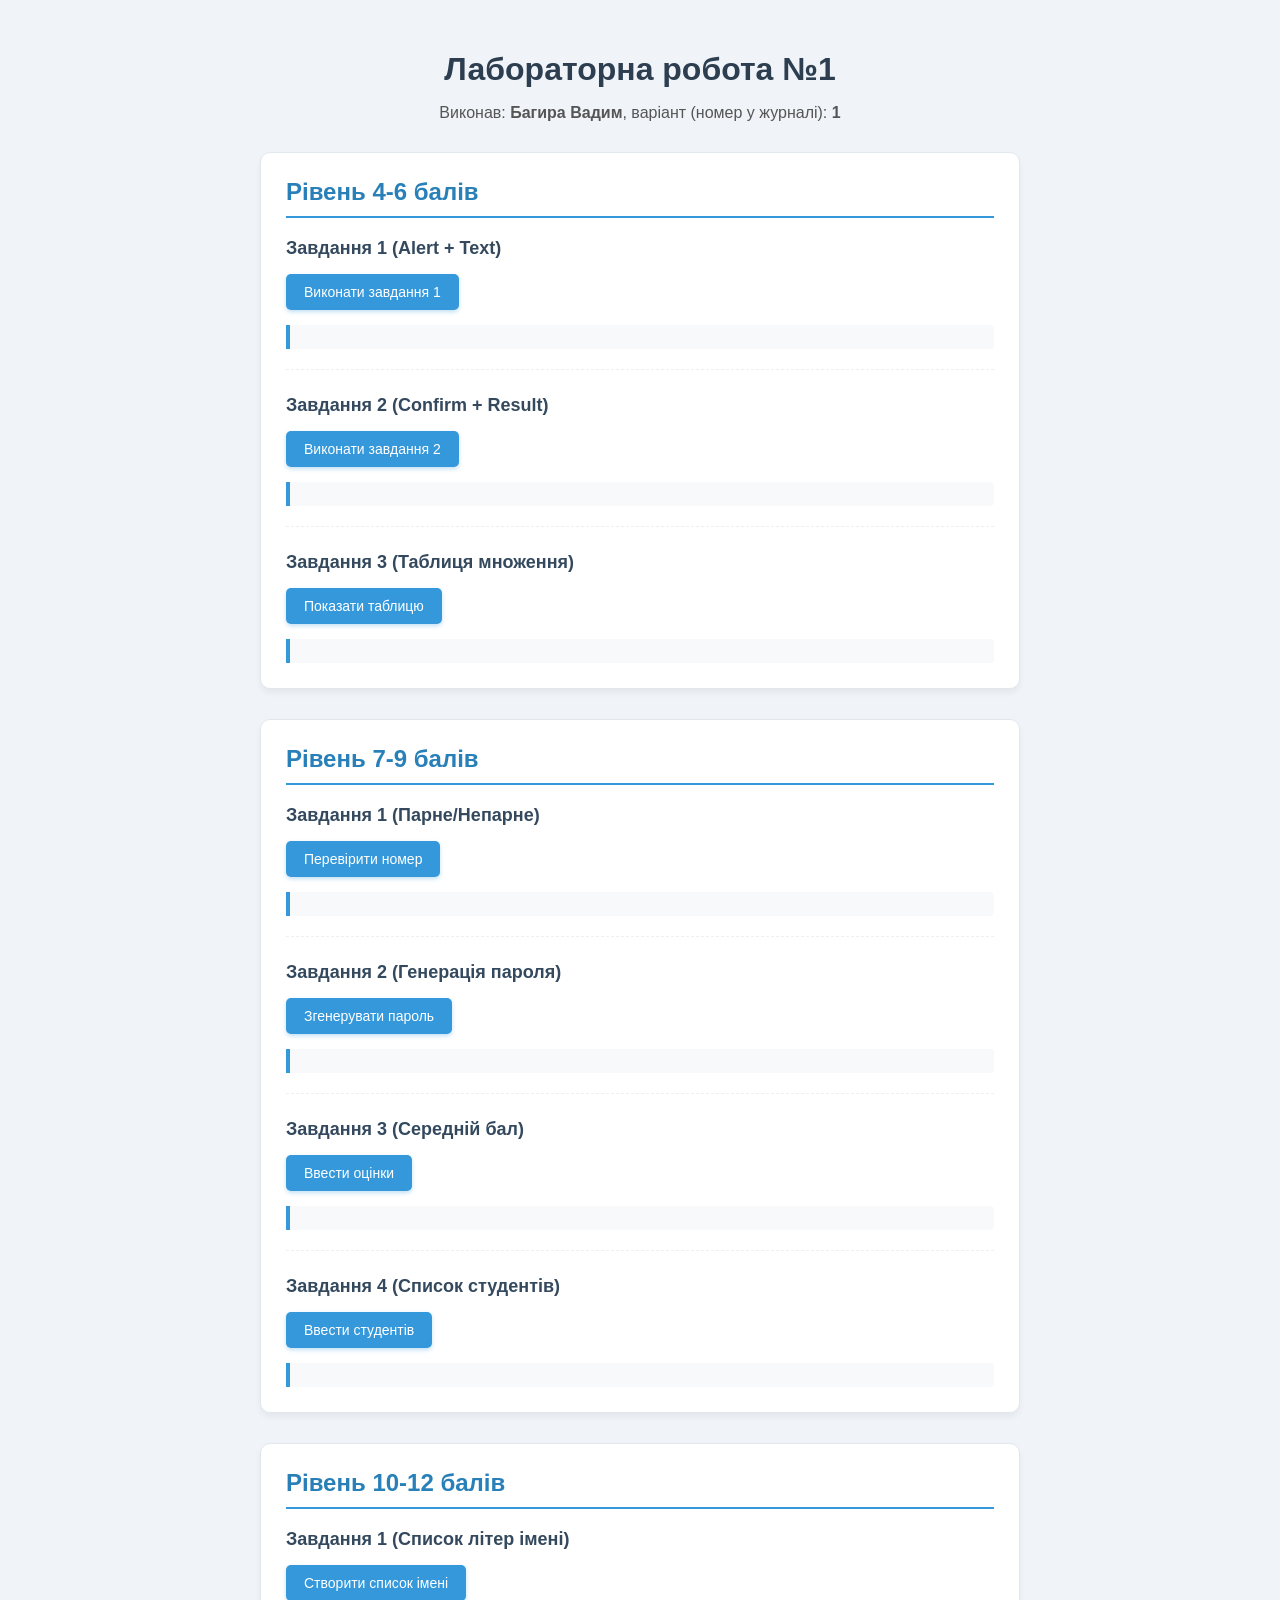
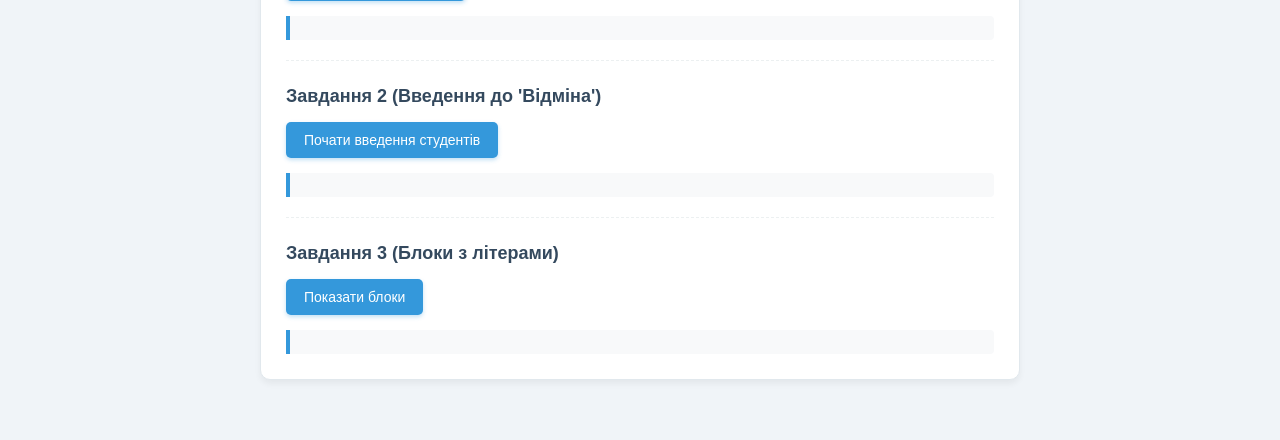
<file: LR1/index.html>
<!DOCTYPE html>
<html lang="uk">
<head>
    <meta charset="UTF-8">
    <meta name="viewport" content="width=device-width, initial-scale=1.0">
    <title>Лабораторна робота №1</title>
    <link rel="stylesheet" href="style.css">
    <script type="module" src="script.js" defer></script>
</head>
<body>
    <h1>Лабораторна робота №1</h1>
    <p>Виконав: <strong>Багира Вадим</strong>, варіант (номер у журналі): <strong>1</strong></p>

    <section>
        <h2>Рівень 4-6 балів</h2>
        <div class="task">
            <h3>Завдання 1 (Alert + Text)</h3>
            <button id="btn46-1">Виконати завдання 1</button>
            <div id="out46-1" class="output"></div>
        </div>
        <div class="task">
            <h3>Завдання 2 (Confirm + Result)</h3>
            <button id="btn46-2">Виконати завдання 2</button>
            <div id="out46-2" class="output"></div>
        </div>
        <div class="task">
            <h3>Завдання 3 (Таблиця множення)</h3>
            <button id="btn46-3">Показати таблицю</button>
            <div id="out46-3" class="output"></div>
        </div>
    </section>

    <section>
        <h2>Рівень 7-9 балів</h2>
        <div class="task">
            <h3>Завдання 1 (Парне/Непарне)</h3>
            <button id="btn79-1">Перевірити номер</button>
            <div id="out79-1" class="output"></div>
        </div>
        <div class="task">
            <h3>Завдання 2 (Генерація пароля)</h3>
            <button id="btn79-2">Згенерувати пароль</button>
            <div id="out79-2" class="output"></div>
        </div>
        <div class="task">
            <h3>Завдання 3 (Середній бал)</h3>
            <button id="btn79-3">Ввести оцінки</button>
            <div id="out79-3" class="output"></div>
        </div>
        <div class="task">
            <h3>Завдання 4 (Список студентів)</h3>
            <button id="btn79-4">Ввести студентів</button>
            <div id="out79-4" class="output"></div>
        </div>
    </section>

    <section>
        <h2>Рівень 10-12 балів</h2>
        <div class="task">
            <h3>Завдання 1 (Список літер імені)</h3>
            <button id="btn1012-1">Створити список імені</button>
            <div id="out1012-1" class="output"></div>
        </div>
        <div class="task">
            <h3>Завдання 2 (Введення до 'Відміна')</h3>
            <button id="btn1012-2">Почати введення студентів</button>
            <div id="out1012-2" class="output"></div>
        </div>
        <div class="task">
            <h3>Завдання 3 (Блоки з літерами)</h3>
            <button id="btn1012-3">Показати блоки</button>
            <div id="out1012-3" class="output"></div>
        </div>
    </section>
</body>
</html>
</file>
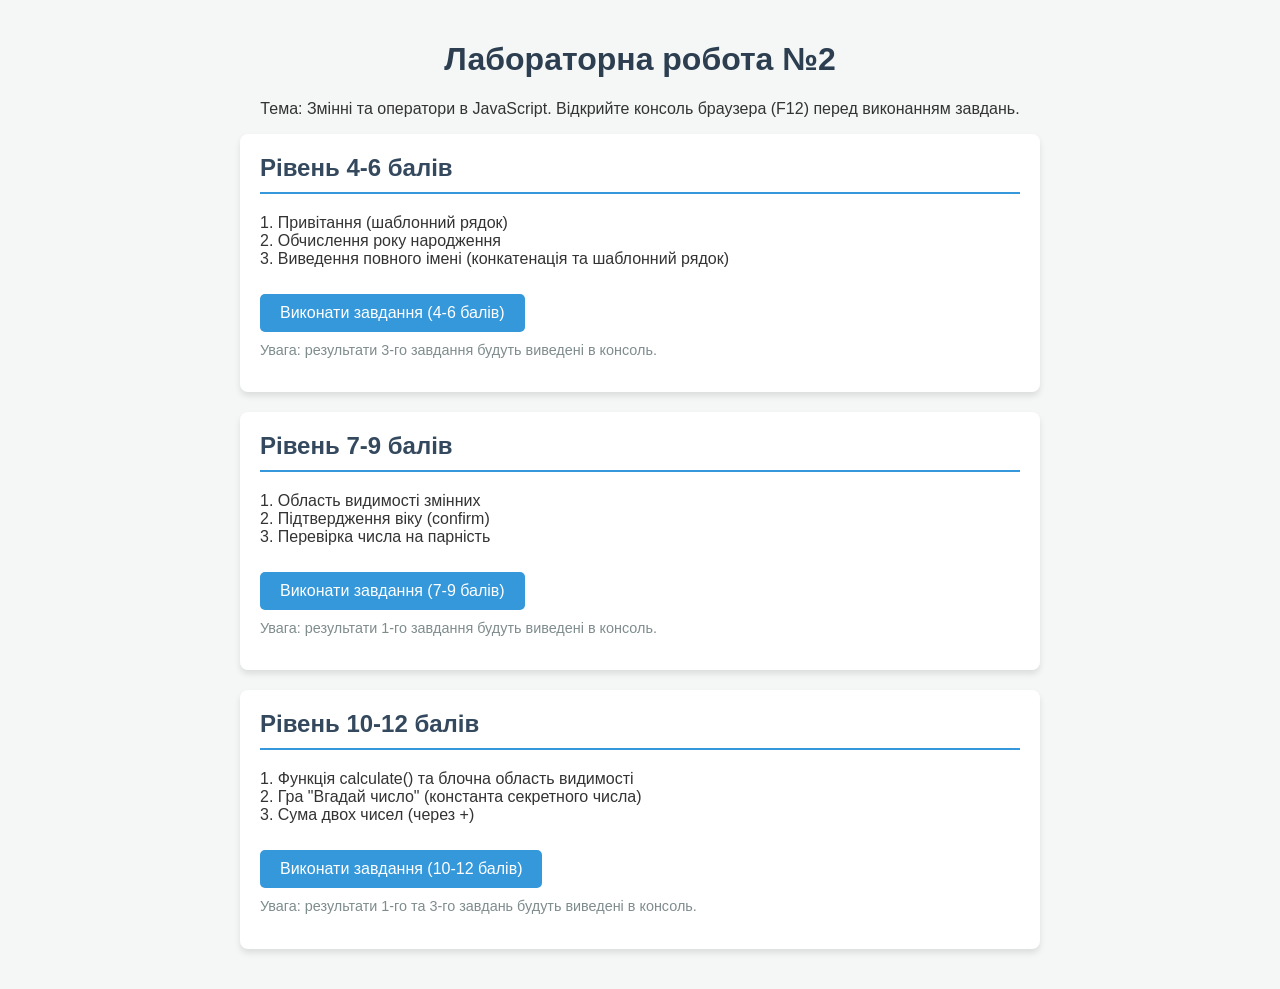
<file: LR2/index.html>
<!DOCTYPE html>
<html lang="uk">
<head>
    <meta charset="UTF-8">
    <meta name="viewport" content="width=device-width, initial-scale=1.0">
    <title>Лабораторна робота №2 - JavaScript</title>
    <style>
        /* style.css (Вбудовано згідно з вимогами) */
        body {
            font-family: 'Segoe UI', Tahoma, Geneva, Verdana, sans-serif;
            background-color: #f4f7f6;
            color: #333;
            max-width: 800px;
            margin: 0 auto;
            padding: 20px;
        }
        h1 {
            text-align: center;
            color: #2c3e50;
        }
        .level-card {
            background-color: #fff;
            border-radius: 8px;
            padding: 20px;
            margin-bottom: 20px;
            box-shadow: 0 4px 6px rgba(0,0,0,0.1);
        }
        .level-card h2 {
            margin-top: 0;
            color: #34495e;
            border-bottom: 2px solid #3498db;
            padding-bottom: 10px;
        }
        button {
            background-color: #3498db;
            color: white;
            border: none;
            padding: 10px 20px;
            font-size: 16px;
            border-radius: 5px;
            cursor: pointer;
            transition: background-color 0.3s;
            margin-top: 10px;
        }
        button:hover {
            background-color: #2980b9;
        }
        .note {
            font-size: 0.9em;
            color: #7f8c8d;
            margin-top: 10px;
        }
    </style>
</head>
<body>

    <h1>Лабораторна робота №2</h1>
    <p style="text-align: center;">Тема: Змінні та оператори в JavaScript. Відкрийте консоль браузера (F12) перед виконанням завдань.</p>

    <!-- Рівень 4-6 балів -->
    <div class="level-card">
        <h2>Рівень 4-6 балів</h2>
        <p>1. Привітання (шаблонний рядок)<br>2. Обчислення року народження<br>3. Виведення повного імені (конкатенація та шаблонний рядок)</p>
        <button onclick="runLevel1()">Виконати завдання (4-6 балів)</button>
        <p class="note">Увага: результати 3-го завдання будуть виведені в консоль.</p>
    </div>

    <!-- Рівень 7-9 балів -->
    <div class="level-card">
        <h2>Рівень 7-9 балів</h2>
        <p>1. Область видимості змінних<br>2. Підтвердження віку (confirm)<br>3. Перевірка числа на парність</p>
        <button onclick="runLevel2()">Виконати завдання (7-9 балів)</button>
        <p class="note">Увага: результати 1-го завдання будуть виведені в консоль.</p>
    </div>

    <!-- Рівень 10-12 балів -->
    <div class="level-card">
        <h2>Рівень 10-12 балів</h2>
        <p>1. Функція calculate() та блочна область видимості<br>2. Гра "Вгадай число" (константа секретного числа)<br>3. Сума двох чисел (через +)</p>
        <button onclick="runLevel3()">Виконати завдання (10-12 балів)</button>
        <p class="note">Увага: результати 1-го та 3-го завдань будуть виведені в консоль.</p>
    </div>

    <script>
        // script.js (Вбудовано згідно з вимогами)

        // ==========================================
        // Рівень 4-6 балів
        // ==========================================
        function runLevel1() {
            // Завдання 1
            let userName = prompt("Завдання 1: Введіть ваше ім'я:");
            if(userName) {
                alert(`Hello, ${userName}! Welcome to JavaScript`);
            }

            // Завдання 2
            let age = prompt("Завдання 2: Введіть ваш вік:");
            if(age) {
                let currentYear = new Date().getFullYear();
                let birthYear = currentYear - Number(age);
                alert(`You were born in ${birthYear}`);
            }

            // Завдання 3
            let firstName = prompt("Завдання 3: Введіть ваше ім'я:");
            let lastName = prompt("Завдання 3: Введіть ваше прізвище:");
            if(firstName && lastName) {
                // Через +
                console.log("Your full name is " + firstName + " " + lastName);
                // Через шаблонний рядок
                console.log(`Your full name is ${firstName} ${lastName}`);
                alert("Завдання 3 виконано! Відкрийте консоль для перегляду результату.");
            }
        }

        // ==========================================
        // Рівень 7-9 балів
        // ==========================================
        function runLevel2() {
            // Завдання 1
            let userNameGlobal = "Студент"; // Глобальна/зовнішня змінна
            
            if (true) {
                let userNameGlobal = prompt("Завдання 1: Введіть ім'я для локальної (блочної) змінної:");
                console.log("Локальна змінна всередині блоку (Inside block):", userNameGlobal);
            }
            console.log("Зовнішня змінна (Outside block):", userNameGlobal);
            console.log("Пояснення: Змінна, оголошена через 'let' всередині блоку if (між {}), створює нову локальну змінну, яка існує тільки в цьому блоці і не переписує значення зовнішньої змінної з таким же ім'ям.");

            // Завдання 2
            let name = prompt("Завдання 2: Введіть ваше ім'я:");
            let age = prompt("Завдання 2: Введіть ваш вік:");
            if(name && age) {
                let ok = confirm(`Hello, ${name}! Your age is ${age}. Continue?`);
                if (ok) {
                    alert("Welcome!");
                } else {
                    alert("Goodbye!");
                }
            }

            // Завдання 3
            let num = prompt("Завдання 3: Введіть число для перевірки на парність:");
            if(num) {
                if (Number(num) % 2 === 0) {
                    alert("Number is even");
                } else {
                    alert("Number is odd");
                }
            }
        }

        // ==========================================
        // Рівень 10-12 балів
        // ==========================================
        function calculate() {
            let result = 10; // Зовнішня змінна
            if (true) {
                let result = 50; // Внутрішня блочна змінна
                console.log("Значення result всередині if (Inside block):", result);
            }
            console.log("Значення result поза if (Outside block):", result);
        }

        function runLevel3() {
            // Завдання 1
            console.log("--- Виконання функції calculate() ---");
            calculate();
            alert("Завдання 1 виконано. Результати роботи функції calculate() виведено в консоль.");

            // Завдання 2
            // Припустимо, номер у журналі = 15
            let myJournalNumber = 15; 
            const secretNumber = myJournalNumber % 10;
            
            let userGuess = prompt("Завдання 2: Вгадайте секретне число (від 0 до 9):");
            if(userGuess !== null) {
                if (Number(userGuess) === secretNumber) {
                    alert("Correct!");
                } else {
                    alert("Wrong!");
                }
            }

            // Завдання 3
            let userName = prompt("Завдання 3: Введіть ваше ім'я:");
            let num1 = prompt("Введіть перше число:");
            let num2 = prompt("Введіть друге число:");
            
            if(userName && num1 && num2) {
                let sum = Number(num1) + Number(num2);
                console.log("Hello, " + userName + "! The sum of " + num1 + " and " + num2 + " is " + sum);
                alert("Завдання 3 виконано! Відкрийте консоль для перегляду результату складання.");
            }
        }
    </script>
</body>
</html>
</file>
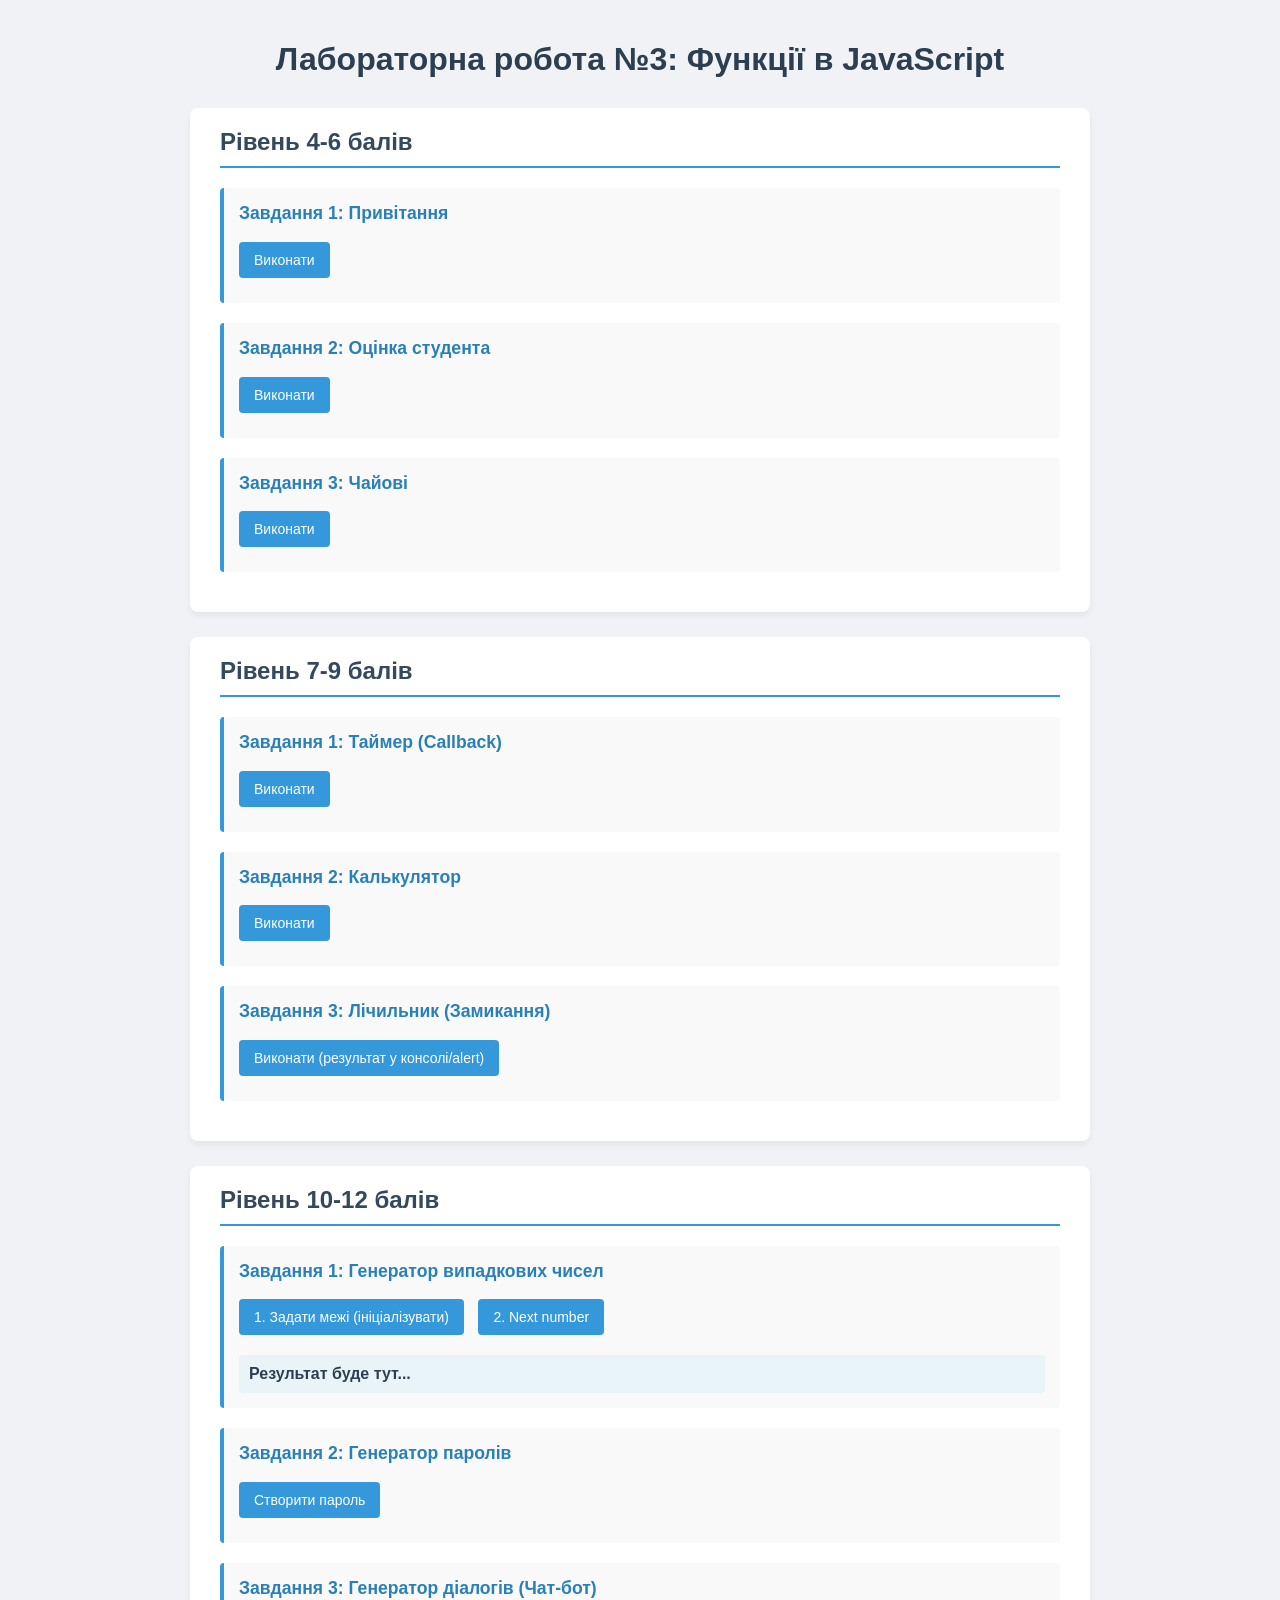
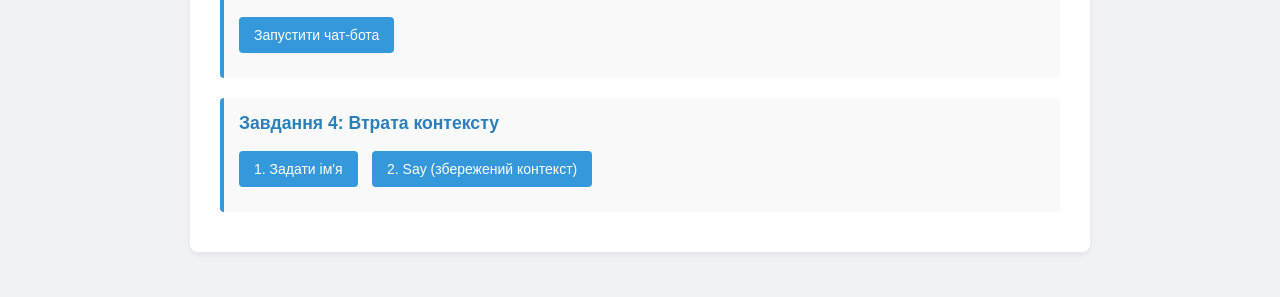
<file: LR3/index.html>
<!DOCTYPE html>
<html lang="uk">
<head>
    <meta charset="UTF-8">
    <meta name="viewport" content="width=device-width, initial-scale=1.0">
    <title>Лабораторна робота №3</title>
    <link rel="stylesheet" href="style.css">
</head>
<body>
    <h1>Лабораторна робота №3: Функції в JavaScript</h1>

    <div class="container">
        <!-- Рівень 4-6 балів -->
        <section id="level-4-6">
            <h2>Рівень 4-6 балів</h2>
            <div class="task">
                <h3>Завдання 1: Привітання</h3>
                <button onclick="task46_1()">Виконати</button>
            </div>
            <div class="task">
                <h3>Завдання 2: Оцінка студента</h3>
                <button onclick="task46_2()">Виконати</button>
            </div>
            <div class="task">
                <h3>Завдання 3: Чайові</h3>
                <button onclick="task46_3()">Виконати</button>
            </div>
        </section>

        <!-- Рівень 7-9 балів -->
        <section id="level-7-9">
            <h2>Рівень 7-9 балів</h2>
            <div class="task">
                <h3>Завдання 1: Таймер (Callback)</h3>
                <button onclick="task79_1()">Виконати</button>
            </div>
            <div class="task">
                <h3>Завдання 2: Калькулятор</h3>
                <button onclick="task79_2()">Виконати</button>
            </div>
            <div class="task">
                <h3>Завдання 3: Лічильник (Замикання)</h3>
                <button onclick="task79_3()">Виконати (результат у консолі/alert)</button>
            </div>
        </section>

        <!-- Рівень 10-12 балів -->
        <section id="level-10-12">
            <h2>Рівень 10-12 балів</h2>
            
            <div class="task">
                <h3>Завдання 1: Генератор випадкових чисел</h3>
                <button onclick="initRandomGenerator()">1. Задати межі (ініціалізувати)</button>
                <button id="next">2. Next number</button>
                <div id="out" class="output">Результат буде тут...</div>
            </div>

            <div class="task">
                <h3>Завдання 2: Генератор паролів</h3>
                <button onclick="runPasswordGenerator()">Створити пароль</button>
            </div>

            <div class="task">
                <h3>Завдання 3: Генератор діалогів (Чат-бот)</h3>
                <button onclick="runChatBot()">Запустити чат-бота</button>
            </div>

            <div class="task">
                <h3>Завдання 4: Втрата контексту</h3>
                <button onclick="initUser()">1. Задати ім'я</button>
                <button id="hello">2. Say (збережений контекст)</button>
            </div>
        </section>
    </div>

    <script src="script.js"></script>
</body>
</html>
</file>
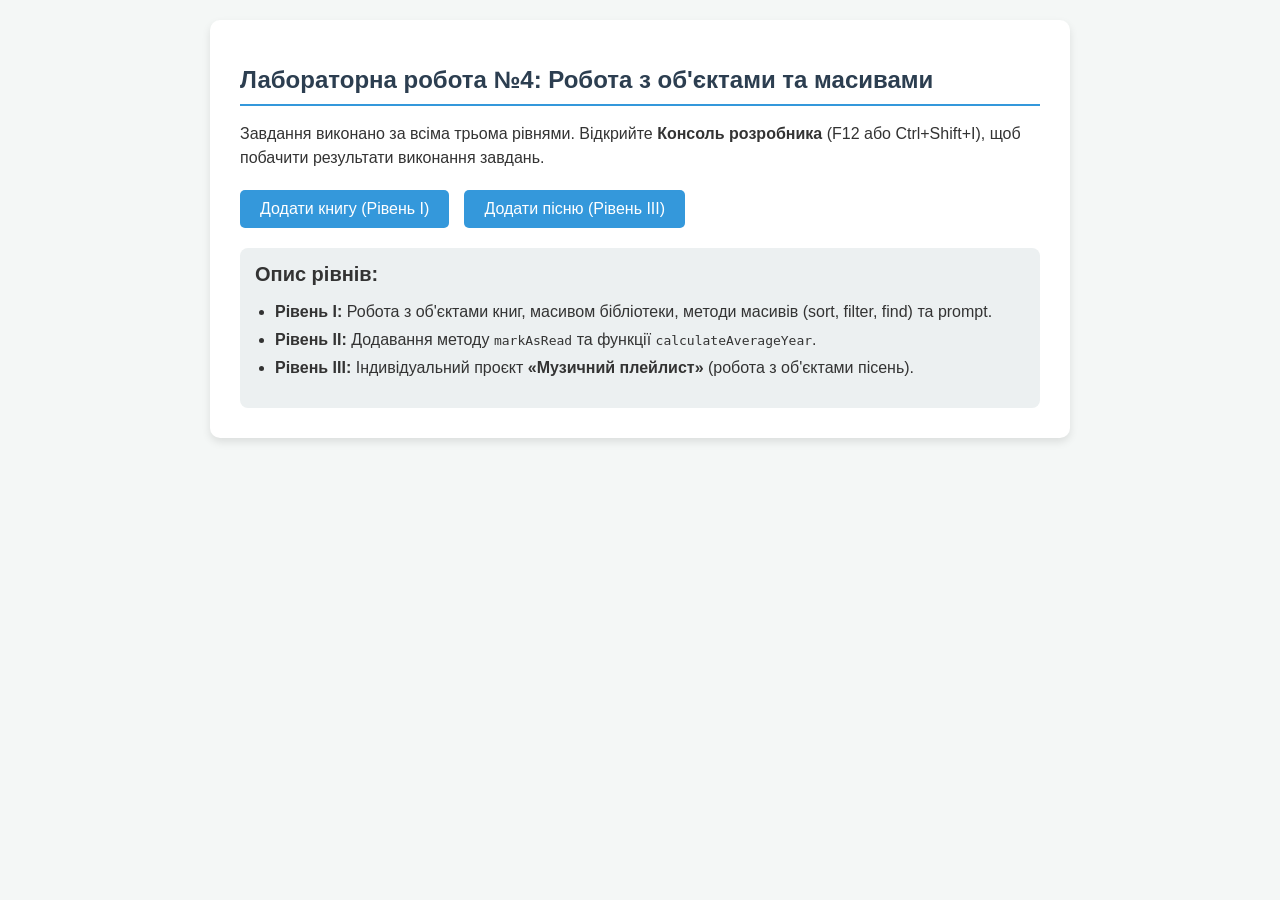
<file: LR4/index.html>
<!DOCTYPE html>
<html lang="uk">
<head>
    <meta charset="UTF-8">
    <meta name="viewport" content="width=device-width, initial-scale=1.0">
    <title>Лабораторна робота - Об'єкти та масиви</title>
    <link rel="stylesheet" href="style.css">
</head>
<body>
    <div class="container">
        <h1>Лабораторна робота №4: Робота з об'єктами та масивами</h1>
        <p>Завдання виконано за всіма трьома рівнями. Відкрийте <strong>Консоль розробника</strong> (F12 або Ctrl+Shift+I), щоб побачити результати виконання завдань.</p>
        
        <div class="actions">
            <button onclick="addBookToLibrary()">Додати книгу (Рівень I)</button>
            <button onclick="addSongToPlaylist()">Додати пісню (Рівень III)</button>
        </div>

        <div class="instructions">
            <h2>Опис рівнів:</h2>
            <ul>
                <li><strong>Рівень I:</strong> Робота з об'єктами книг, масивом бібліотеки, методи масивів (sort, filter, find) та prompt.</li>
                <li><strong>Рівень II:</strong> Додавання методу <code>markAsRead</code> та функції <code>calculateAverageYear</code>.</li>
                <li><strong>Рівень III:</strong> Індивідуальний проєкт <strong>«Музичний плейлист»</strong> (робота з об'єктами пісень).</li>
            </ul>
        </div>
    </div>
    <script src="script.js"></script>
</body>
</html>
</file>
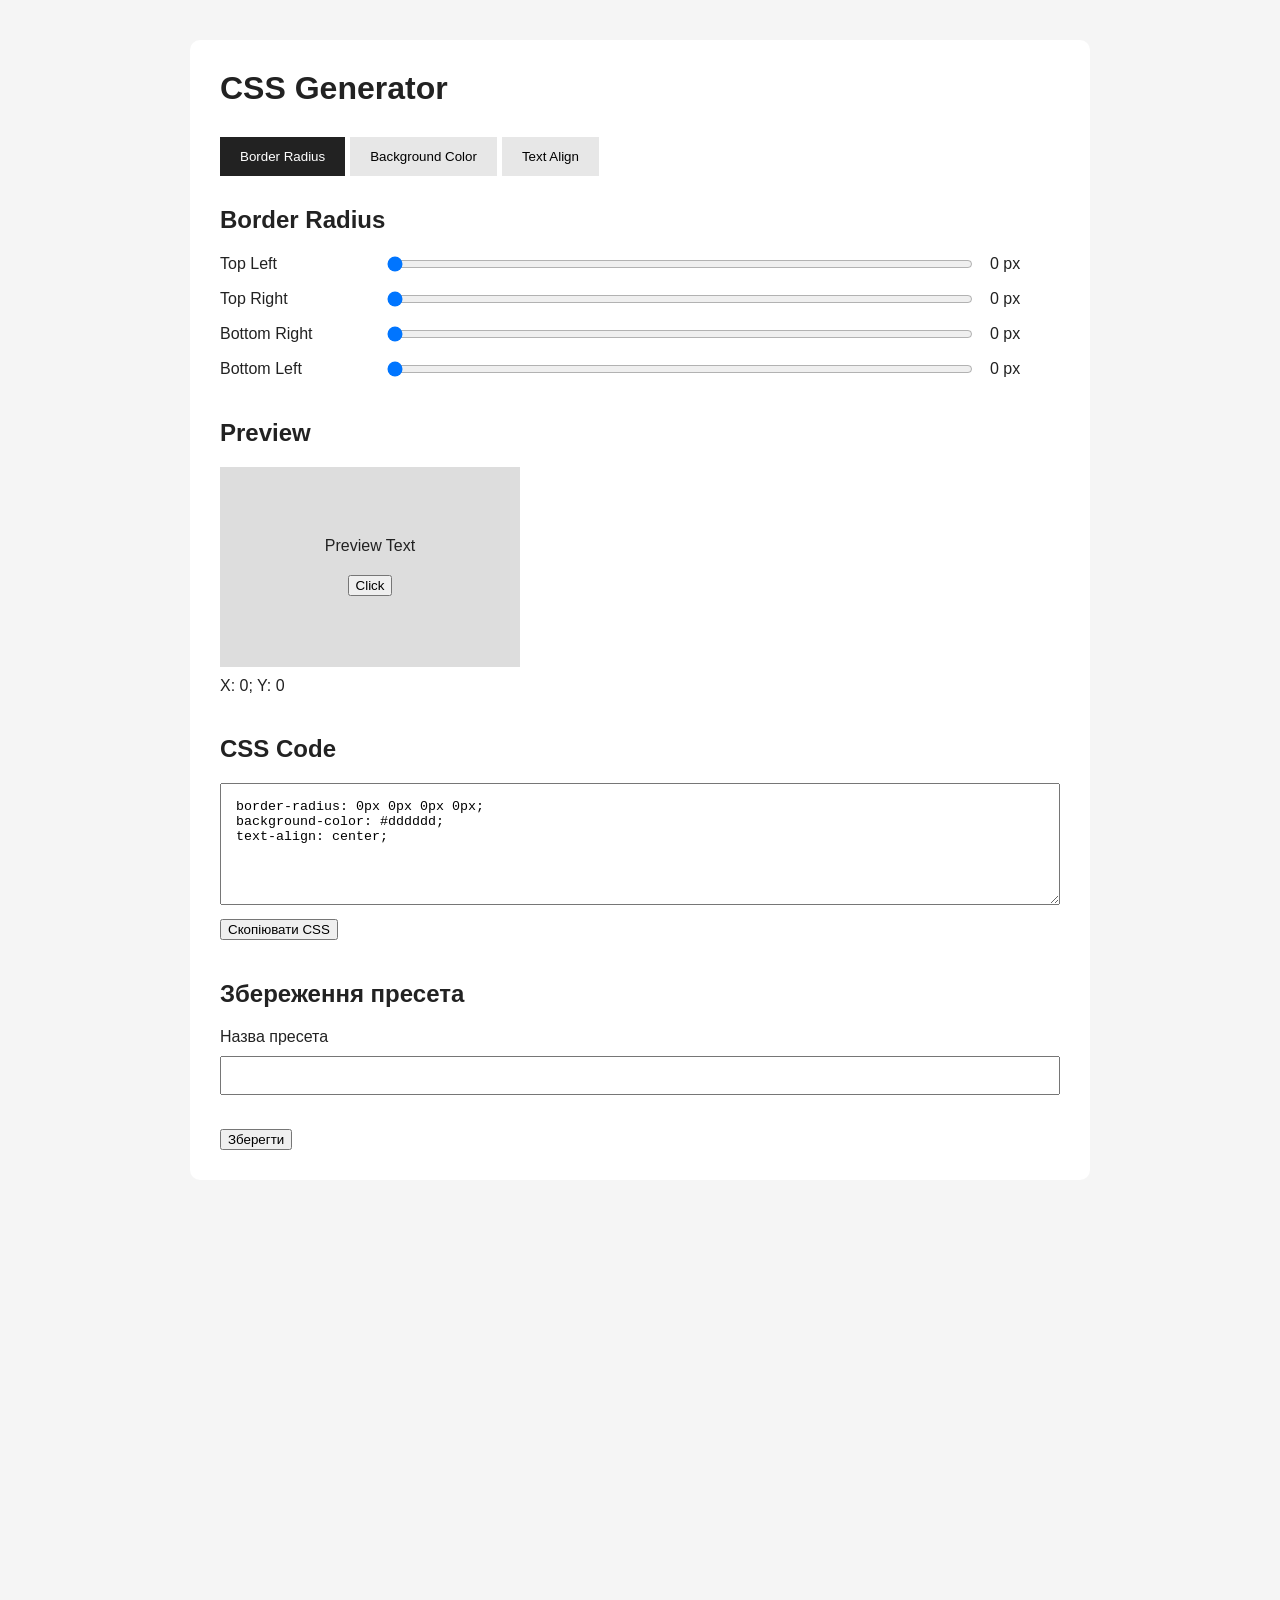
<file: LR6/index.html>
<!DOCTYPE html>
<html lang="uk">
<head>
  <meta charset="UTF-8">
  <meta name="viewport" content="width=device-width, initial-scale=1.0">
  <title>CSS Generator - Варіант 1</title>
  
  <!-- CSS СТИЛІ (Замінює зовнішній файл style.css) -->
  <style>
    * {
      box-sizing: border-box;
    }
    body {
      margin: 0;
      padding: 40px 20px 500px;
      font-family: Arial, sans-serif;
      background: #f5f5f5;
      color: #222;
    }
    .generator {
      max-width: 900px;
      margin: 0 auto;
      padding: 30px;
      background: #fff;
      border-radius: 10px;
    }
    h1 {
      margin-top: 0;
    }
    .tabs {
      display: flex;
      gap: 5px;
      margin: 30px 0;
    }
    .tab {
      padding: 12px 20px;
      border: 0;
      background: #e7e7e7;
      cursor: pointer;
    }
    .tab.active {
      background: #222;
      color: #fff;
    }
    .tab-content {
      display: none;
    }
    .tab-content.active {
      display: block;
    }
    .control {
      display: grid;
      grid-template-columns: 150px 1fr 70px;
      gap: 15px;
      align-items: center;
      margin-bottom: 15px;
    }
    .preview-section {
      margin-top: 40px;
    }
    .preview {
      width: 300px;
      height: 200px;
      display: flex;
      flex-direction: column;
      gap: 20px;
      align-items: center;
      justify-content: center;
      margin-top: 20px;
      background: #ddd;
    }
    /* Додано для Завдання 16 */
    .preview.hovered {
      outline: 3px solid #333;
    }
    #coordinates {
      margin-top: 10px;
    }
    .result {
      margin-top: 40px;
    }
    #css-code {
      width: 100%;
      padding: 15px;
      resize: vertical;
    }
    #copy-button {
      margin-top: 10px;
    }
    #preset-form {
      margin-top: 40px;
    }
    #preset-form input {
      display: block;
      width: 100%;
      padding: 10px;
      margin: 10px 0;
    }
    #preset-form input.focused {
      outline: 2px solid #333;
    }
    #preset-form input.error {
      border: 2px solid red;
    }
    #preset-error {
      display: block;
      min-height: 24px;
      color: red;
    }
    #scroll-top {
      position: fixed;
      right: 30px;
      bottom: 30px;
      display: none;
      width: 50px;
      height: 50px;
      cursor: pointer;
    }
    #scroll-top.visible {
      display: block;
    }
  </style>
</head>
<body>

<main class="generator">
  <h1>CSS Generator</h1>
  
  <div class="tabs" id="tabs">
    <button class="tab active" type="button" data-tab="radius">Border Radius</button>
    <!-- Індивідуальний варіант 1: background-color та text-align -->
    <button class="tab" type="button" data-tab="property-2">Background Color</button>
    <button class="tab" type="button" data-tab="property-3">Text Align</button>
  </div>

  <div class="tab-content active" data-content="radius">
    <h2>Border Radius</h2>
    <div class="control">
      <label for="top-left">Top Left</label>
      <input id="top-left" type="range" min="0" max="100" value="0">
      <span id="top-left-value">0 px</span>
    </div>
    <div class="control">
      <label for="top-right">Top Right</label>
      <input id="top-right" type="range" min="0" max="100" value="0">
      <span id="top-right-value">0 px</span>
    </div>
    <div class="control">
      <label for="bottom-right">Bottom Right</label>
      <input id="bottom-right" type="range" min="0" max="100" value="0">
      <span id="bottom-right-value">0 px</span>
    </div>
    <div class="control">
      <label for="bottom-left">Bottom Left</label>
      <input id="bottom-left" type="range" min="0" max="100" value="0">
      <span id="bottom-left-value">0 px</span>
    </div>
  </div>

  <div class="tab-content" data-content="property-2">
    <h2>Background Color</h2>
    <div class="control" id="property-2-controls">
      <label for="bg-color">Color</label>
      <!-- Елемент керування для background-color -->
      <input id="bg-color" type="color" value="#dddddd">
    </div>
  </div>

  <div class="tab-content" data-content="property-3">
    <h2>Text Align</h2>
    <div class="control" id="property-3-controls">
      <label for="text-align">Align</label>
      <!-- Елемент керування для text-align -->
      <select id="text-align">
        <option value="center">center</option>
        <option value="left">left</option>
        <option value="right">right</option>
      </select>
    </div>
  </div>

  <section class="preview-section">
    <h2>Preview</h2>
    <div id="preview" class="preview">
      <span>Preview Text</span>
      <button id="preview-button" type="button">Click</button>
    </div>
    <p id="coordinates">X: 0; Y: 0</p>
  </section>

  <section class="result">
    <h2>CSS Code</h2>
    <textarea id="css-code" rows="6" readonly></textarea>
    <button id="copy-button" type="button">Скопіювати CSS</button>
    <p id="copy-message"></p>
  </section>

  <form id="preset-form">
    <h2>Збереження пресета</h2>
    <label for="preset-name">Назва пресета</label>
    <input id="preset-name" type="text">
    <span id="preset-error"></span>
    <button type="submit">Зберегти</button>
  </form>
</main>

<button id="scroll-top" type="button" aria-label="Повернутися вгору">↑</button>

<!-- JAVASCRIPT (Замінює зовнішній файл script.js) -->
<script>
document.addEventListener('DOMContentLoaded', function () {

  // ==============================
  // DOM ЕЛЕМЕНТИ
  // ==============================
  const tabsContainer = document.querySelector('#tabs');
  const tabs = document.querySelectorAll('.tab');
  const tabContents = document.querySelectorAll('.tab-content');
  
  const topLeft = document.querySelector('#top-left');
  const topRight = document.querySelector('#top-right');
  const bottomRight = document.querySelector('#bottom-right');
  const bottomLeft = document.querySelector('#bottom-left');
  
  const topLeftValue = document.querySelector('#top-left-value');
  const topRightValue = document.querySelector('#top-right-value');
  const bottomRightValue = document.querySelector('#bottom-right-value');
  const bottomLeftValue = document.querySelector('#bottom-left-value');
  
  const bgColorInput = document.querySelector('#bg-color');
  const textAlignSelect = document.querySelector('#text-align');

  const preview = document.querySelector('#preview');
  const previewButton = document.querySelector('#preview-button');
  const coordinates = document.querySelector('#coordinates');
  
  const cssCode = document.querySelector('#css-code');
  const copyButton = document.querySelector('#copy-button');
  const copyMessage = document.querySelector('#copy-message');
  
  const presetForm = document.querySelector('#preset-form');
  const presetName = document.querySelector('#preset-name');
  const presetError = document.querySelector('#preset-error');
  
  const scrollTopButton = document.querySelector('#scroll-top');

  // ==============================
  // І РІВЕНЬ
  // ==============================

  // Завдання 1: Реалізація приховування вкладок
  function hideTabs() {
    tabs.forEach(tab => tab.classList.remove('active'));
    tabContents.forEach(content => content.classList.remove('active'));
  }

  // Завдання 2: Відображення вибраної вкладки
  function showTab(tabName) {
    const selectedTab = document.querySelector(`[data-tab="${tabName}"]`);
    const selectedContent = document.querySelector(`[data-content="${tabName}"]`);
    if (selectedTab && selectedContent) {
      selectedTab.classList.add('active');
      selectedContent.classList.add('active');
    }
  }

  /* 
   * Завдання 3 (Обробка click) - Замінено на Завдання 14 (Делегування) з ІІІ рівня.
   * Первинний варіант був би таким:
   * tabs.forEach(tab => {
   *   tab.addEventListener('click', (event) => {
   *     hideTabs();
   *     showTab(event.currentTarget.dataset.tab);
   *   });
   * });
   */

  // Завдання 5, 7, 8: Генератор border-radius та вивід CSS
  function updateStyles() {
    // Отримуємо значення range (Завдання 5)
    const tl = topLeft.value;
    const tr = topRight.value;
    const br = bottomRight.value;
    const bl = bottomLeft.value;

    const radius = `${tl}px ${tr}px ${br}px ${bl}px`;
    preview.style.borderRadius = radius;

    // Завдання 7: Відображення поточних значень
    topLeftValue.textContent = `${tl} px`;
    topRightValue.textContent = `${tr} px`;
    bottomRightValue.textContent = `${br} px`;
    bottomLeftValue.textContent = `${bl} px`;

    // Завдання 9: Додаємо значення індивідуального варіанта до CSS-коду
    const bgColor = bgColorInput.value;
    const textAlign = textAlignSelect.value;

    // Завдання 8: Генерація CSS-коду (розширено для Завдання 9)
    cssCode.value = `border-radius: ${radius};\nbackground-color: ${bgColor};\ntext-align: ${textAlign};`;
  }

  // Завдання 6: Подія input для range
  topLeft.addEventListener('input', updateStyles);
  topRight.addEventListener('input', updateStyles);
  bottomRight.addEventListener('input', updateStyles);
  bottomLeft.addEventListener('input', updateStyles);

  // Ініціалізація стартових стилів
  updateStyles();


  // ==============================
  // ІІ РІВЕНЬ
  // ==============================

  // Завдання 9: Додаткові CSS-властивості (Варіант 1)
  bgColorInput.addEventListener('input', function () {
    preview.style.backgroundColor = bgColorInput.value;
    updateStyles();
  });

  textAlignSelect.addEventListener('change', function () {
    preview.style.textAlign = textAlignSelect.value;
    updateStyles();
  });

  // Завдання 10: focus та blur
  presetName.addEventListener('focus', function () {
    presetName.classList.add('focused');
  });

  presetName.addEventListener('blur', function () {
    presetName.classList.remove('focused');
    if (presetName.value.trim() === '') {
      presetName.classList.add('error');
      presetError.textContent = 'Введіть назву пресета';
    } else {
      presetName.classList.remove('error');
      presetError.textContent = '';
    }
  });

  // Завдання 11: submit та preventDefault()
  function handlePresetSubmit(event) {
    event.preventDefault(); // Скасування стандартної відправки форми
    if (presetName.value.trim() !== '') {
      console.log(`Пресет: ${presetName.value}`);
      console.log(cssCode.value);
    }
  }
  presetForm.addEventListener('submit', handlePresetSubmit);

  // Завдання 12: Подія клавіатури
  function handleKeyDown(event) {
    if (event.key === 'Escape') {
      topLeft.value = 0;
      topRight.value = 0;
      bottomRight.value = 0;
      bottomLeft.value = 0;
      updateStyles();
    }
  }
  document.addEventListener('keydown', handleKeyDown);

  // Завдання 13: Копіювання CSS-коду
  function copyCSS() {
    navigator.clipboard.writeText(cssCode.value).then(() => {
      copyMessage.textContent = 'CSS-код скопійовано';
      setTimeout(() => { copyMessage.textContent = ''; }, 3000); // Очистка через 3 сек
    });
  }
  copyButton.addEventListener('click', copyCSS);


  // ==============================
  // ІІІ РІВЕНЬ
  // ==============================

  // Завдання 14: Делегування подій (Обробка кліків по вкладках)
  tabsContainer.addEventListener('click', function (event) {
    if (!event.target.classList.contains('tab')) {
      return;
    }
    
    // Завдання 4: Аналіз об'єкта event
    console.log('Type:', event.type);
    console.log('Target:', event.target);
    console.log('CurrentTarget:', event.currentTarget);

    const tabName = event.target.dataset.tab;
    hideTabs();
    showTab(tabName);
  });

  // Завдання 15: Дослідження поширення подій
  preview.addEventListener('click', function () {
    console.log('Preview click');
  });

  previewButton.addEventListener('click', function (event) {
    event.stopPropagation(); // Припинення поширення події
    console.log('Button click');
  });

  // Завдання 16: Події миші (mouseover, mouseout)
  preview.addEventListener('mouseover', function () {
    preview.classList.add('hovered');
  });

  preview.addEventListener('mouseout', function () {
    preview.classList.remove('hovered');
  });

  // Завдання 17: Координати курсора
  preview.addEventListener('mousemove', function (event) {
    coordinates.textContent = `X: ${event.clientX}; Y: ${event.clientY}`;
    // Вивід координат відносно документа (як зазначено в завданні)
    console.log(`pageX: ${event.pageX}, pageY: ${event.pageY}`);
  });

  // Завдання 18: Подія scroll
  function handleScroll() {
    if (window.scrollY > 300) {
      scrollTopButton.classList.add('visible');
    } else {
      scrollTopButton.classList.remove('visible');
    }
  }
  window.addEventListener('scroll', handleScroll);

  // Завдання 19: Повернення на початок сторінки
  scrollTopButton.addEventListener('click', function () {
    window.scrollTo({
      top: 0,
      behavior: 'smooth'
    });
  });

});
</script>

</body>
</html>
</file>
<file: LR1/style.css>
* { box-sizing: border-box; }
body {
    font-family: 'Segoe UI', Tahoma, Geneva, Verdana, sans-serif;
    background-color: #f0f4f8;
    color: #333;
    max-width: 800px;
    margin: 0 auto;
    padding: 30px 20px;
}
h1 { text-align: center; color: #2c3e50; margin-bottom: 5px; }
body > p { text-align: center; font-size: 16px; color: #555; margin-bottom: 30px; }

section {
    background: #ffffff;
    border: 1px solid #e1e8ed;
    border-radius: 10px;
    padding: 25px;
    margin-bottom: 30px;
    box-shadow: 0 4px 6px rgba(0,0,0,0.05);
}
h2 {
    color: #2980b9;
    border-bottom: 2px solid #3498db;
    padding-bottom: 10px;
    margin-top: 0;
}
.task {
    margin-bottom: 25px;
    padding-bottom: 20px;
    border-bottom: 1px dashed #ecf0f1;
}
.task:last-child { border-bottom: none; margin-bottom: 0; padding-bottom: 0; }
h3 { color: #34495e; font-size: 18px; margin-bottom: 15px; }

button {
    background-color: #3498db;
    color: white;
    border: none;
    padding: 10px 18px;
    font-size: 14px;
    border-radius: 5px;
    cursor: pointer;
    transition: background 0.3s, transform 0.1s;
    box-shadow: 0 2px 4px rgba(52, 152, 219, 0.3);
}
button:hover { background-color: #2980b9; }
button:active { transform: translateY(1px); }

.output {
    margin-top: 15px;
    padding: 12px;
    background: #f8f9fa;
    border-left: 4px solid #3498db;
    border-radius: 0 4px 4px 0;
    min-height: 20px;
    color: #2c3e50;
}
.output p, .output ul, .output h4 { margin: 5px 0; }
.output ul { padding-left: 20px; }

.letter-block {
    border: 2px solid #34495e;
    padding: 15px 20px;
    margin: 5px;
    display: inline-block;
    font-size: 26px;
    font-weight: bold;
    color: #2c3e50;
    cursor: pointer;
    background-color: #ecf0f1;
    border-radius: 8px;
    transition: all 0.2s ease-in-out;
}
.letter-block:hover { 
    transform: scale(1.1); 
    background-color: #bdc3c7; 
    border-color: #2980b9;
    color: #2980b9;
}
</file>
<file: LR3/style.css>
body {
    font-family: 'Segoe UI', Tahoma, Geneva, Verdana, sans-serif;
    background-color: #f0f2f5;
    color: #333;
    margin: 0;
    padding: 20px;
}

h1 {
    text-align: center;
    color: #2c3e50;
    margin-bottom: 30px;
}

.container {
    max-width: 900px;
    margin: 0 auto;
}

section {
    background-color: #fff;
    border-radius: 8px;
    padding: 20px 30px;
    margin-bottom: 25px;
    box-shadow: 0 4px 6px rgba(0,0,0,0.05);
}

h2 {
    color: #34495e;
    border-bottom: 2px solid #3498db;
    padding-bottom: 10px;
    margin-top: 0;
}

.task {
    margin-bottom: 20px;
    padding: 15px;
    background-color: #f9f9f9;
    border-left: 4px solid #3498db;
    border-radius: 4px;
}

h3 {
    margin-top: 0;
    font-size: 1.1em;
    color: #2980b9;
}

button {
    background-color: #3498db;
    color: white;
    border: none;
    padding: 10px 15px;
    margin-right: 10px;
    margin-bottom: 10px;
    border-radius: 4px;
    cursor: pointer;
    font-size: 14px;
    transition: background-color 0.3s;
}

button:hover {
    background-color: #2980b9;
}

.output {
    margin-top: 10px;
    padding: 10px;
    background-color: #e8f4f8;
    border-radius: 4px;
    font-weight: bold;
    color: #2c3e50;
}
</file>
<file: LR4/style.css>
body {
    font-family: 'Segoe UI', Tahoma, Geneva, Verdana, sans-serif;
    background-color: #f4f7f6;
    color: #333;
    margin: 0;
    padding: 20px;
    display: flex;
    justify-content: center;
}

.container {
    background: #fff;
    padding: 30px;
    border-radius: 10px;
    box-shadow: 0 4px 8px rgba(0,0,0,0.1);
    max-width: 800px;
    width: 100%;
}

h1 {
    color: #2c3e50;
    font-size: 24px;
    border-bottom: 2px solid #3498db;
    padding-bottom: 10px;
}

p {
    font-size: 16px;
    line-height: 1.5;
}

.actions {
    margin: 20px 0;
    display: flex;
    gap: 15px;
}

button {
    background-color: #3498db;
    color: white;
    border: none;
    padding: 10px 20px;
    border-radius: 5px;
    cursor: pointer;
    font-size: 16px;
    transition: background 0.3s ease;
}

button:hover {
    background-color: #2980b9;
}

.instructions {
    background: #ecf0f1;
    padding: 15px;
    border-radius: 8px;
    margin-top: 20px;
}

.instructions h2 {
    margin-top: 0;
    font-size: 20px;
}

ul {
    padding-left: 20px;
}

li {
    margin-bottom: 10px;
}
</file>
